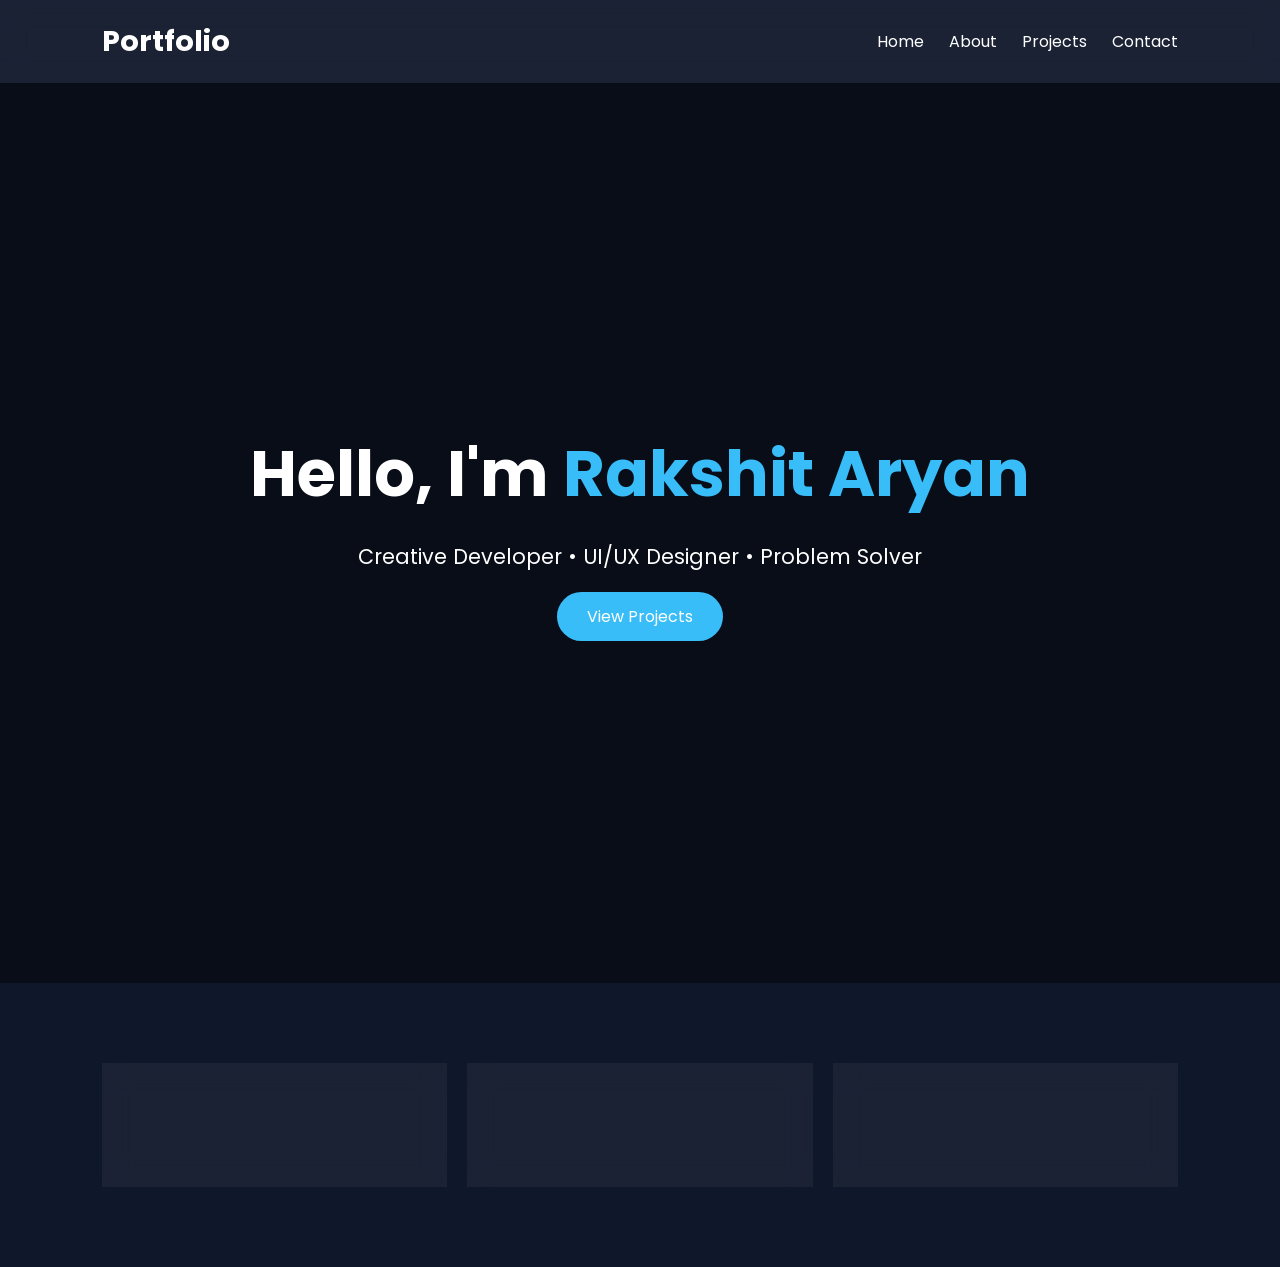
<file: index.html>
<!DOCTYPE html>
<html lang="en">
<head>
    <meta charset="UTF-8">
    <meta name="viewport" content="width=device-width, initial-scale=1.0">
    <title>Rakshit Aryan | Portfolio</title>
    <link rel="stylesheet" href="style.css">
    <link rel="preconnect" href="https://fonts.googleapis.com">
    <link href="https://fonts.googleapis.com/css2?family=Poppins:wght@300;400;500;600;700&display=swap" rel="stylesheet">
</head>

<body>

<header>
    <nav class="navbar">

        <div class="logo">Portfolio</div>

        <ul class="nav-links">
            <li><a href="index.html">Home</a></li>
            <li><a href="about.html">About</a></li>
            <li><a href="projects.html">Projects</a></li>
            <li><a href="contact.html">Contact</a></li>
        </ul>

        <div class="hamburger">
            <span></span>
            <span></span>
            <span></span>
        </div>

    </nav>
</header>

<section class="hero">
    <div class="hero-content">
        <h1>Hello, I'm <span>Rakshit Aryan</span></h1>
        <p>Creative Developer • UI/UX Designer • Problem Solver</p>
        <a href="projects.html" class="btn">View Projects</a>
    </div>
</section>

<section class="highlights">
    <div class="card">
        <h3>5+</h3>
        <p>Years Experience</p>
    </div>

    <div class="card">
        <h3>50+</h3>
        <p>Projects Completed</p>
    </div>

    <div class="card">
        <h3>20+</h3>
        <p>Happy Clients</p>
    </div>
</section>

<script src="script.js"></script>
</body>
</html>
</file>
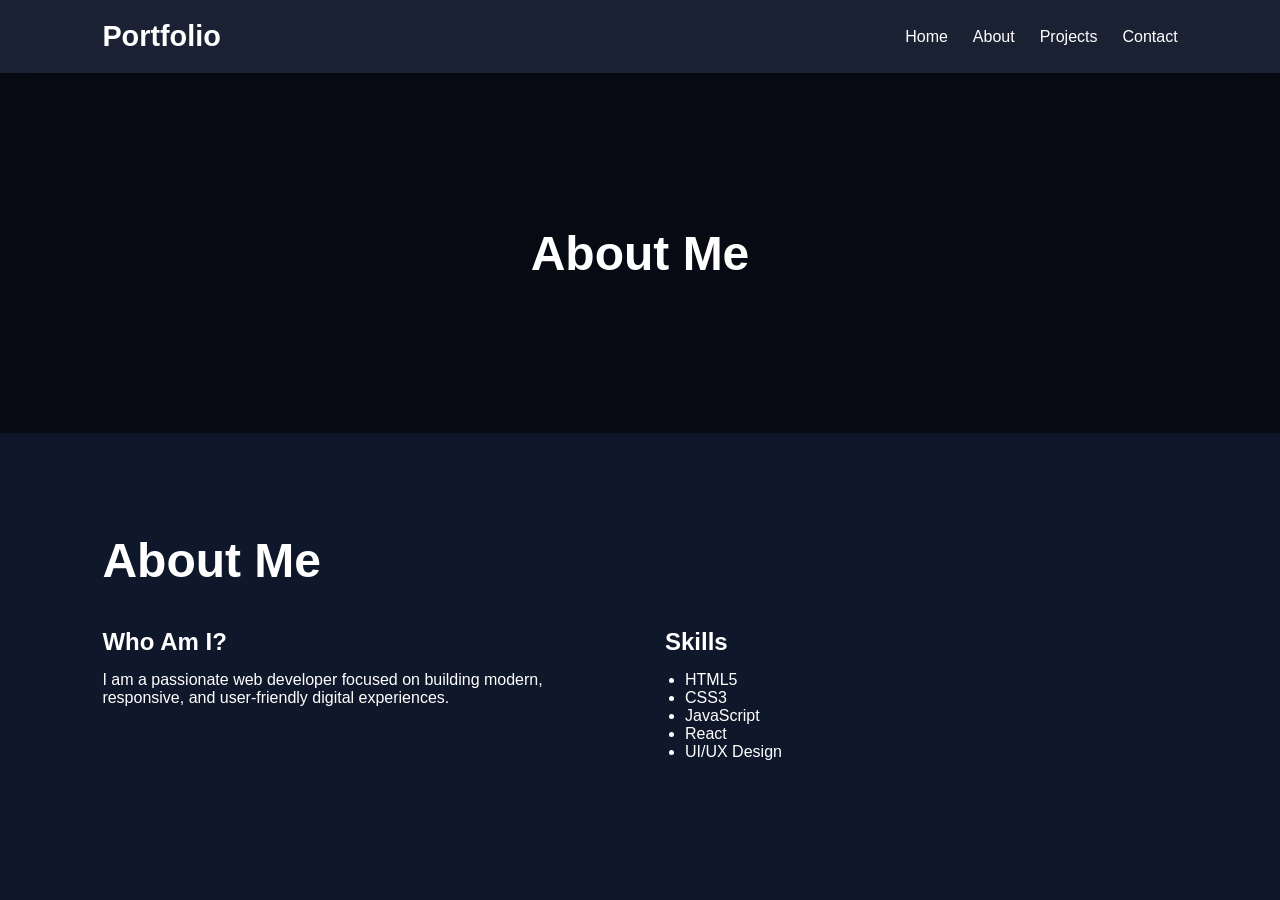
<file: about.html>
<!DOCTYPE html>
<html lang="en">
<head>
    <meta charset="UTF-8">
    <meta name="viewport" content="width=device-width, initial-scale=1.0">
    <title>About</title>
    <link rel="stylesheet" href="style.css">
</head>

<body>

<nav class="navbar">

    <div class="logo">Portfolio</div>

    <ul class="nav-links">
        <li><a href="index.html">Home</a></li>
        <li><a href="about.html">About</a></li>
        <li><a href="projects.html">Projects</a></li>
        <li><a href="contact.html">Contact</a></li>
    </ul>

    <div class="hamburger">
        <span></span>
        <span></span>
        <span></span>
    </div>

</nav>

<section class="page-hero">
    <div class="page-hero-content">
        <h1>About Me</h1>
    </div>

</section>
<section class="page-section">
    <h1>About Me</h1>

    <div class="about-container">
        <div>
            <h2>Who Am I?</h2>
            <p>
                I am a passionate web developer focused on building modern,
                responsive, and user-friendly digital experiences.
            </p>
        </div>

        <div>
            <h2>Skills</h2>
            <ul>
                <li>HTML5</li>
                <li>CSS3</li>
                <li>JavaScript</li>
                <li>React</li>
                <li>UI/UX Design</li>
            </ul>
        </div>
    </div>

</section>

<script src="script.js"></script>
</body>
</html>
</file>
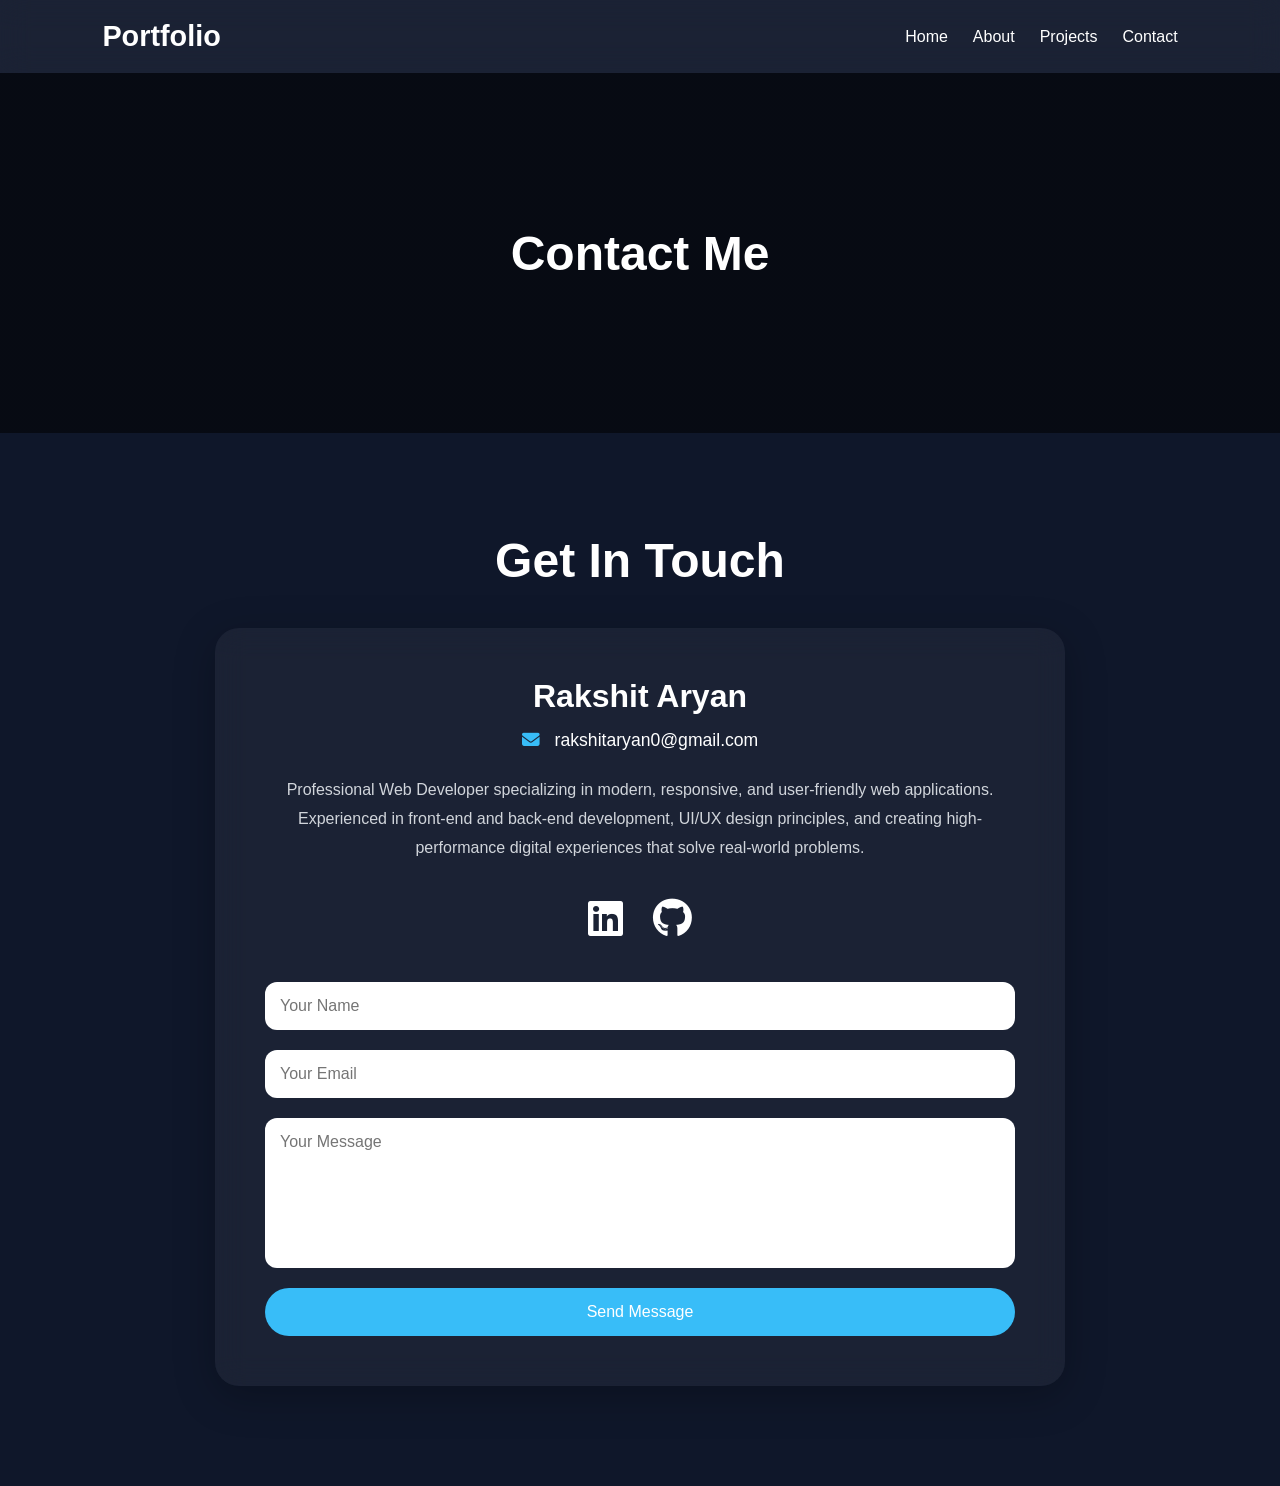
<file: contact.html>
<!DOCTYPE html>
<html lang="en">
<head>
    <meta charset="UTF-8">
    <meta name="viewport" content="width=device-width, initial-scale=1.0">
    <title>Contact | Portfolio</title>

    <!-- Main Stylesheet -->
    <link rel="stylesheet" href="style.css">

    <!-- Font Awesome Icons -->
    <link rel="stylesheet"
          href="https://cdnjs.cloudflare.com/ajax/libs/font-awesome/6.7.2/css/all.min.css">

    <style>
        .contact-section {
            min-height: 100vh;
            padding: 100px 8%;
            display: flex;
            justify-content: center;
            align-items: center;
        }

        .contact-container {
            width: 100%;
            max-width: 850px;
        }

        .contact-title {
            text-align: center;
            font-size: 3rem;
            margin-bottom: 40px;
        }

        .contact-card {
            background: rgba(255, 255, 255, 0.05);
            backdrop-filter: blur(15px);
            border-radius: 24px;
            padding: 50px;
            text-align: center;
            box-shadow: 0 10px 40px rgba(0, 0, 0, 0.25);
        }

        .contact-card h2 {
            font-size: 2rem;
            margin-bottom: 15px;
        }

        .email {
            font-size: 1.1rem;
            margin-bottom: 25px;
        }

        .email i {
            margin-right: 10px;
            color: #38bdf8;
        }

        .description {
            line-height: 1.8;
            color: #d1d5db;
            margin-bottom: 35px;
        }

        .social-links {
            display: flex;
            justify-content: center;
            gap: 30px;
            margin-bottom: 40px;
        }

        .social-links a {
            color: white;
            font-size: 2.5rem;
            transition: all 0.3s ease;
        }

        .social-links a:hover {
            color: #38bdf8;
            transform: translateY(-5px);
        }

        .contact-form {
            display: flex;
            flex-direction: column;
            gap: 20px;
            margin-top: 30px;
        }

        .contact-form input,
        .contact-form textarea {
            width: 100%;
            padding: 15px;
            border: none;
            border-radius: 12px;
            outline: none;
            font-size: 1rem;
        }

        .contact-form textarea {
            height: 150px;
            resize: none;
        }

        .send-btn {
            background: #38bdf8;
            color: white;
            border: none;
            padding: 15px;
            border-radius: 30px;
            font-size: 1rem;
            cursor: pointer;
            transition: 0.3s;
        }

        .send-btn:hover {
            transform: translateY(-3px);
        }

        @media (max-width: 768px) {
            .contact-section {
                padding: 80px 5%;
            }

            .contact-card {
                padding: 30px 20px;
            }

            .contact-title {
                font-size: 2.2rem;
            }

            .social-links a {
                font-size: 2rem;
            }
        }
    </style>
</head>

<body>

<nav class="navbar">

    <div class="logo">Portfolio</div>

    <ul class="nav-links">
        <li><a href="index.html">Home</a></li>
        <li><a href="about.html">About</a></li>
        <li><a href="projects.html">Projects</a></li>
        <li><a href="contact.html">Contact</a></li>
    </ul>

    <div class="hamburger">
        <span></span>
        <span></span>
        <span></span>
    </div>

</nav>

<section class="page-hero">
    <div class="page-hero-content">
        <h1>Contact Me</h1>
    </div>

</section>
<section class="contact-section">

    <div class="contact-container">

        <h1 class="contact-title">Get In Touch</h1>

        <div class="contact-card">

            <h2>Rakshit Aryan</h2>

            <p class="email">
                <i class="fa-solid fa-envelope"></i>
                rakshitaryan0@gmail.com
            </p>

            <p class="description">
                Professional Web Developer specializing in modern,
                responsive, and user-friendly web applications.
                Experienced in front-end and back-end development,
                UI/UX design principles, and creating high-performance
                digital experiences that solve real-world problems.
            </p>

            <div class="social-links">

                <a href="https://www.linkedin.com/in/rakshit-aryan-2715a0390"
                   target="_blank"
                   rel="noopener noreferrer"
                   aria-label="LinkedIn">
                    <i class="fa-brands fa-linkedin"></i>
                </a>

                <a href="https://github.com/rakshitaryan0-wq"
                   target="_blank"
                   rel="noopener noreferrer"
                   aria-label="GitHub">
                    <i class="fa-brands fa-github"></i>
                </a>

            </div>

            <form class="contact-form">

                <input type="text"
                       placeholder="Your Name"
                       required>

                <input type="email"
                       placeholder="Your Email"
                       required>

                <textarea placeholder="Your Message"
                          required></textarea>

                <button type="submit" class="send-btn">
                    Send Message
                </button>

            </form>

        </div>

    </div>

</section>

<script src="script.js"></script>
</body>
</html>
</file>
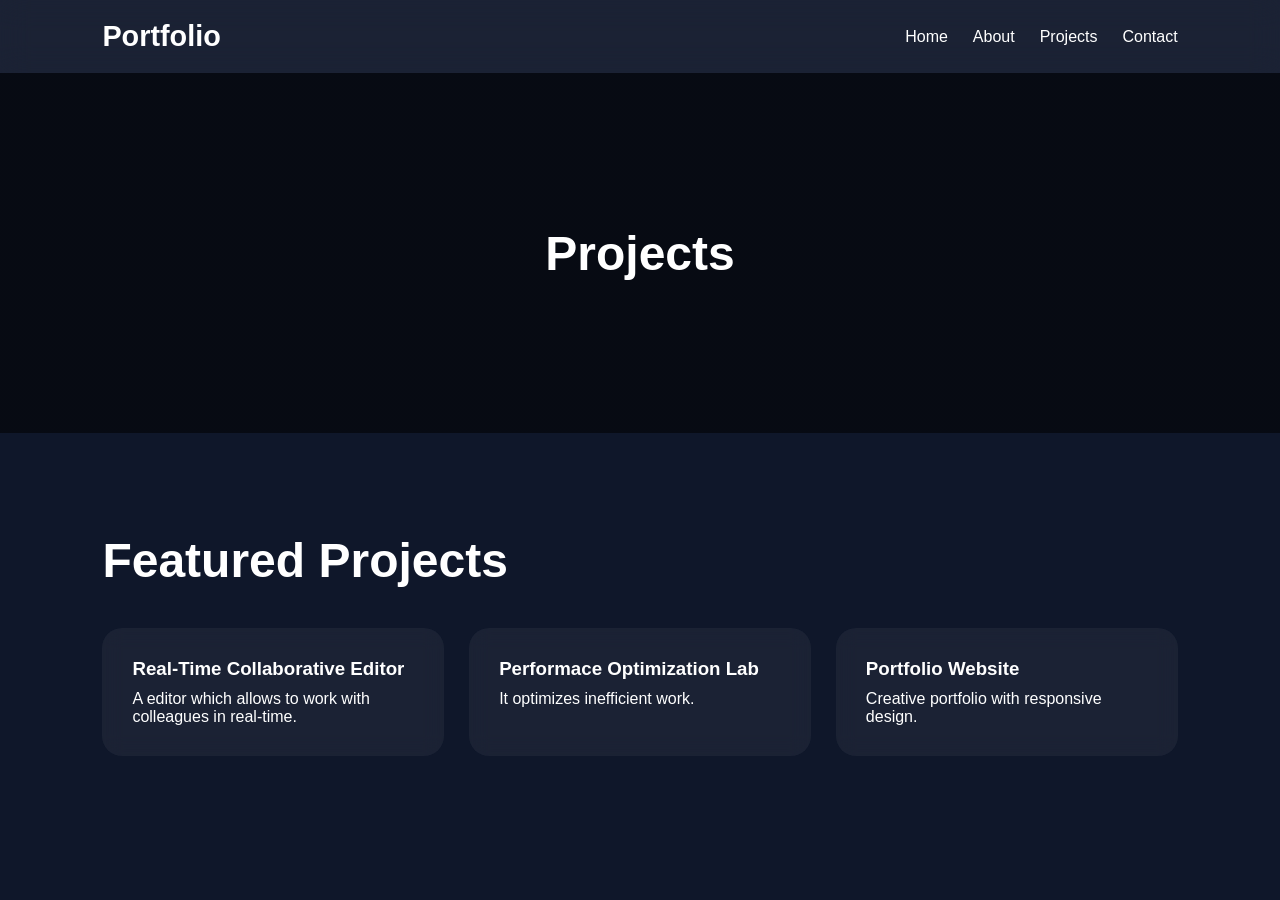
<file: projects.html>
<!DOCTYPE html>
<html lang="en">
<head>
    <meta charset="UTF-8">
    <meta name="viewport" content="width=device-width, initial-scale=1.0">
    <title>Projects</title>
    <link rel="stylesheet" href="style.css">
</head>

<body>

<nav class="navbar">

    <div class="logo">Portfolio</div>

    <ul class="nav-links">
        <li><a href="index.html">Home</a></li>
        <li><a href="about.html">About</a></li>
        <li><a href="projects.html">Projects</a></li>
        <li><a href="contact.html">Contact</a></li>
    </ul>

    <div class="hamburger">
        <span></span>
        <span></span>
        <span></span>
    </div>

</nav>

<section class="page-hero">
    <div class="page-hero-content">
        <h1>Projects</h1>
    </div>

</section>
<section class="page-section">
    <h1>Featured Projects</h1>

    <div class="projects-grid">

        <div class="project-card">
            <h3>Real-Time Collaborative Editor</h3>
            <p>A editor which allows to work with colleagues in real-time.</p>
        </div>

        <div class="project-card">
            <h3>Performace Optimization Lab</h3>
            <p>It optimizes inefficient work.</p>
        </div>

        <div class="project-card">
            <h3>Portfolio Website</h3>
            <p>Creative portfolio with responsive design.</p>
        </div>

    </div>
</section>

<script src="script.js"></script>
</body>
</html>
</file>
<file: style.css>
*{
    margin:0;
    padding:0;
    box-sizing:border-box;
    font-family:'Poppins',sans-serif;
}

body{
    background:#0f172a;
    color:white;
}

/* =========================
   NAVBAR
========================= */

.navbar{
    display:flex;
    justify-content:space-between;
    align-items:center;
    padding:20px 8%;
    background:rgba(255,255,255,0.05);
    backdrop-filter:blur(15px);
    position:sticky;
    top:0;
    z-index:1000;
}

.logo{
    font-size:1.8rem;
    font-weight:700;
}

.nav-links{
    display:flex;
    list-style:none;
    gap:25px;
}

.nav-links a{
    text-decoration:none;
    color:white;
    transition:.3s;
}

.nav-links a:hover{
    color:#38bdf8;
}

/* =========================
   HERO SECTION (HOME)
========================= */

.hero{
    height:100vh;

    display:flex;
    justify-content:center;
    align-items:center;
    text-align:center;
    padding:20px;

    background:
            linear-gradient(
                    rgba(0,0,0,.45),
                    rgba(0,0,0,.45)
            ),
            url("https://images.unsplash.com/photo-1498050108023-c5249f4df085");

    background-size:cover;
    background-position:center;
}

.hero-content{
    max-width:900px;
}

.hero h1{
    font-size:4rem;
}

.hero span{
    color:#38bdf8;
}

.hero p{
    margin:20px 0;
    font-size:1.3rem;
}

/* =========================
   BUTTONS
========================= */

.btn{
    display:inline-block;
    padding:12px 30px;
    background:#38bdf8;
    color:white;
    border-radius:30px;
    text-decoration:none;
    transition:.3s;
}

.btn:hover{
    transform:translateY(-3px);
}

/* =========================
   PAGE HERO
========================= */

.page-hero{
    height:40vh;

    background:
            linear-gradient(
                    rgba(0,0,0,.55),
                    rgba(0,0,0,.55)
            ),
            url("https://images.unsplash.com/photo-1498050108023-c5249f4df085");

    background-size:cover;
    background-position:center;

    display:flex;
    justify-content:center;
    align-items:center;

    text-align:center;
}

.page-hero-content h1{
    font-size:3rem;
    color:white;
}

/* =========================
   HIGHLIGHTS
========================= */

.highlights{
    display:grid;
    grid-template-columns:repeat(auto-fit,minmax(250px,1fr));
    gap:20px;
    padding:80px 8%;
}

.card{
    background:rgba(255,255,255,.05);
    padding:30px;
    border-radius:20px;
    text-align:center;
    backdrop-filter:blur(15px);
}

.card h3{
    margin-bottom:10px;
    color:#38bdf8;
}

/* =========================
   PAGE SECTIONS
========================= */

.page-section{
    padding:100px 8%;
}

.page-section h1{
    margin-bottom:40px;
    font-size:3rem;
}

/* =========================
   ABOUT
========================= */

.about-container{
    display:grid;
    grid-template-columns:repeat(auto-fit,minmax(300px,1fr));
    gap:50px;
}

.about-container h2{
    margin-bottom:15px;
}

.about-container ul{
    padding-left:20px;
}

/* =========================
   PROJECTS
========================= */

.projects-grid{
    display:grid;
    grid-template-columns:repeat(auto-fit,minmax(300px,1fr));
    gap:25px;
    margin-top:40px;
}

.project-card{
    background:rgba(255,255,255,.05);
    padding:30px;
    border-radius:20px;
    transition:.3s;
    backdrop-filter:blur(10px);
}

.project-card:hover{
    transform:translateY(-10px);
}

.project-card h3{
    margin-bottom:10px;
}

/* =========================
   CONTACT SECTION
========================= */

.contact-section{
    padding:100px 8%;
}

.contact-container{
    width:100%;
    max-width:850px;
    margin:auto;
}

.contact-title{
    text-align:center;
    font-size:3rem;
    margin-bottom:40px;
}

.contact-card{
    background:rgba(255,255,255,0.05);
    backdrop-filter:blur(15px);
    border-radius:24px;
    padding:50px;
    text-align:center;
    box-shadow:0 10px 40px rgba(0,0,0,0.25);
}

.contact-card h2{
    font-size:2rem;
    margin-bottom:15px;
}

.email{
    font-size:1.1rem;
    margin-bottom:25px;
}

.email i{
    margin-right:10px;
    color:#38bdf8;
}

.description{
    line-height:1.8;
    color:#d1d5db;
    margin-bottom:35px;
}

.social-links{
    display:flex;
    justify-content:center;
    gap:30px;
    margin-bottom:40px;
}

.social-links a{
    color:white;
    font-size:2.5rem;
    transition:.3s;
}

.social-links a:hover{
    color:#38bdf8;
    transform:translateY(-5px);
}

.contact-form{
    display:flex;
    flex-direction:column;
    gap:20px;
}

.contact-form input,
.contact-form textarea{
    width:100%;
    padding:15px;
    border:none;
    border-radius:12px;
    outline:none;
    font-size:1rem;
}

.contact-form textarea{
    height:150px;
    resize:none;
}

.send-btn{
    background:#38bdf8;
    color:white;
    border:none;
    padding:15px;
    border-radius:30px;
    font-size:1rem;
    cursor:pointer;
    transition:.3s;
}

.send-btn:hover{
    transform:translateY(-3px);
}

/* =========================
   HAMBURGER MENU
========================= */

.hamburger{
    display:none;
    flex-direction:column;
    gap:5px;
    cursor:pointer;
}

.hamburger span{
    width:25px;
    height:3px;
    background:white;
}

/* =========================
   MOBILE RESPONSIVE
========================= */

@media(max-width:768px){

    .hero h1{
        font-size:2.5rem;
    }

    .page-hero-content h1{
        font-size:2rem;
    }

    .contact-card{
        padding:30px 20px;
    }

    .contact-title{
        font-size:2.2rem;
    }

    .social-links a{
        font-size:2rem;
    }

    .hamburger{
        display:flex;
    }

    .nav-links{
        display:none;
        position:absolute;
        top:80px;
        right:20px;
        background:#111827;
        flex-direction:column;
        padding:20px;
        border-radius:12px;
        box-shadow:0 10px 30px rgba(0,0,0,.3);
    }

    .nav-links.active{
        display:flex;
    }
}
</file>
